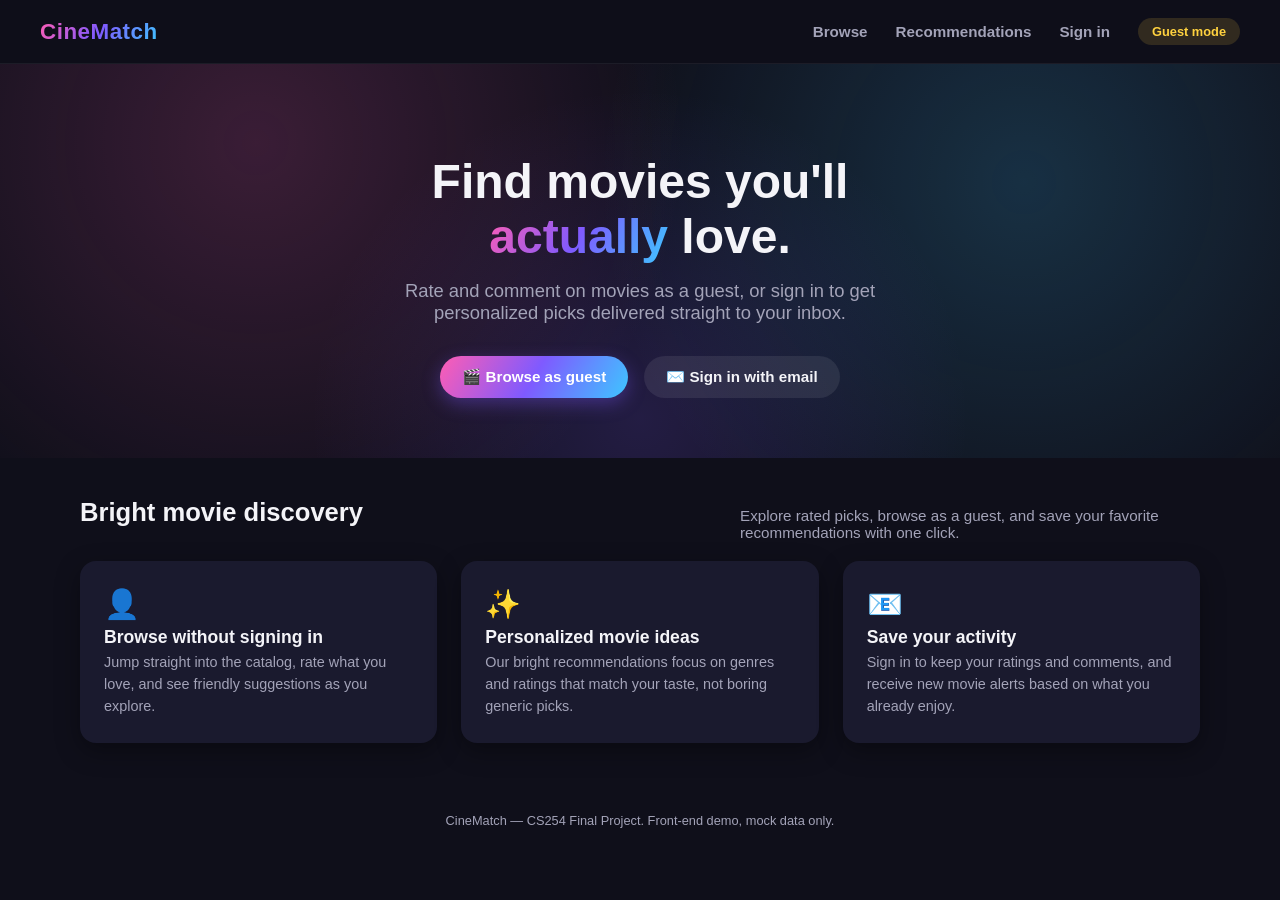
<file: movie-recommender-frontend/index.html>
<!DOCTYPE html>
<html lang="en">

<head>
  <meta charset="UTF-8" />
  <meta name="viewport" content="width=device-width, initial-scale=1.0" />
  <title>CineMatch — Discover your next favorite movie</title>
  <link rel="stylesheet" href="css/style.css" />
</head>

<body>
  <nav class="navbar" id="navbar"></nav>

  <section class="hero">
    <h1>Find movies you'll<br /><span>actually</span> love.</h1>
    <p>Rate and comment on movies as a guest, or sign in to get personalized picks delivered straight to your inbox.</p>
    <div class="cta-row">
      <a href="browse.html" class="btn btn-primary">🎬 Browse as guest</a>
      <a href="signin.html" class="btn btn-secondary">✉️ Sign in with email</a>
    </div>
  </section>

  <div class="page-container">
    <div class="section-header">
      <h2>Bright movie discovery</h2>
      <span class="subtitle">Explore rated picks, browse as a guest, and save your favorite recommendations with one
        click.</span>
    </div>
    <div class="feature-row">
      <article class="feature-card">
        <div class="emoji">👤</div>
        <h3>Browse without signing in</h3>
        <p>Jump straight into the catalog, rate what you love, and see friendly suggestions as you explore.</p>
      </article>
      <article class="feature-card">
        <div class="emoji">✨</div>
        <h3>Personalized movie ideas</h3>
        <p>Our bright recommendations focus on genres and ratings that match your taste, not boring generic picks.</p>
      </article>
      <article class="feature-card">
        <div class="emoji">📧</div>
        <h3>Save your activity</h3>
        <p>Sign in to keep your ratings and comments, and receive new movie alerts based on what you already enjoy.</p>
      </article>
    </div>
  </div>

  <footer>CineMatch — CS254 Final Project. Front-end demo, mock data only.</footer>

  <!-- Modal + toast markup (unused on this page but kept for consistency; harmless if not opened) -->
  <div class="modal-overlay" id="modalOverlay">
    <div class="modal">
      <button class="modal-close" id="modalCloseBtn">✕</button>
      <div class="modal-poster" id="modalPosterBg">
        <h3 id="modalTitle"></h3>
      </div>
      <div class="modal-body">
        <p id="modalMeta" style="color:var(--text-muted); font-size:0.85rem; margin-top:0;"></p>
        <div class="star-picker" id="starPicker"></div>
        <textarea class="comment-box" id="commentInput" placeholder="What did you think?"></textarea>
        <button class="btn btn-primary btn-small" id="commentSubmitBtn" style="margin-top:10px;">Post comment</button>
        <div class="comment-list" id="commentList"></div>
      </div>
    </div>
  </div>

  <div class="toast" id="toast">
    <div class="toast-title" id="toastTitle"></div>
    <div class="toast-body" id="toastBody"></div>
    <button class="btn btn-primary btn-small" id="toastAction" style="display:none;"></button>
  </div>

  <script src="js/mockData.js"></script>
  <script src="js/state.js"></script>
  <script src="js/api.js"></script>
  <script src="js/main.js"></script>
  <script>renderNavbar("home");</script>
</body>

</html>
</file>
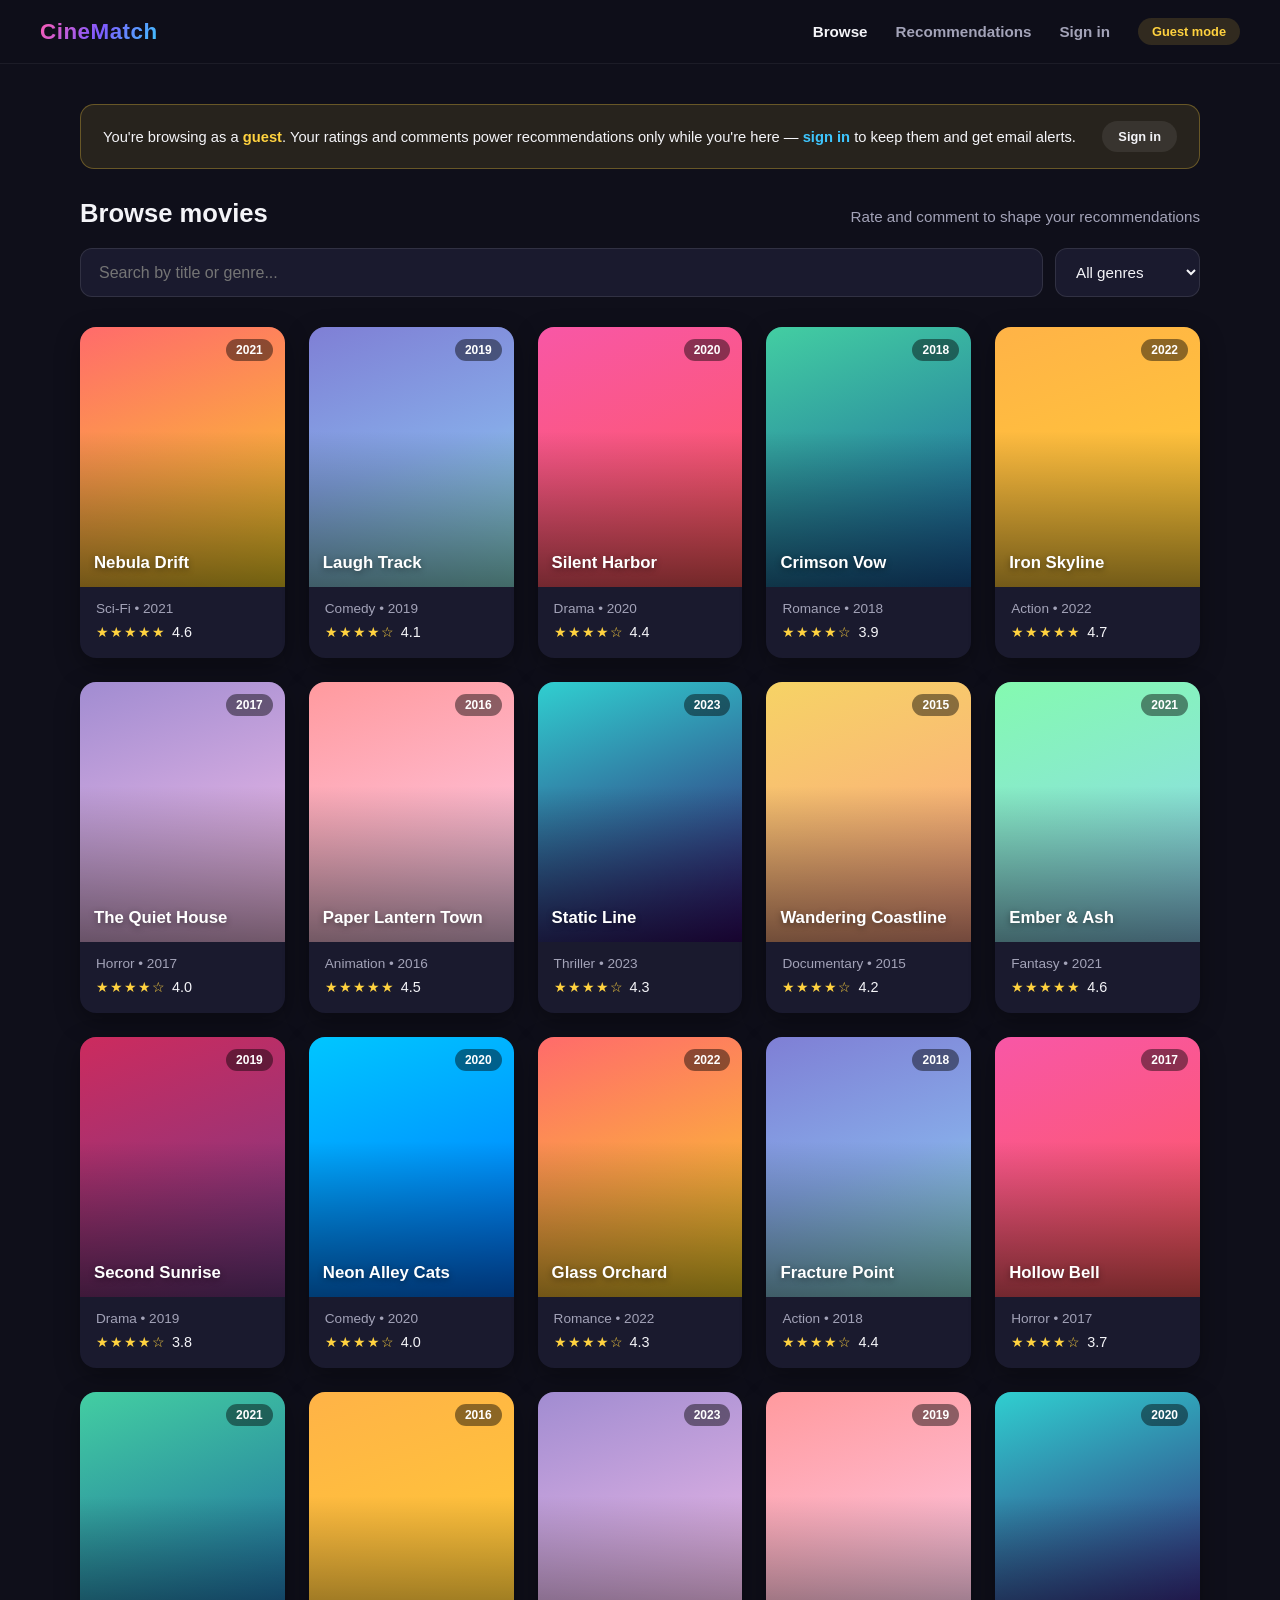
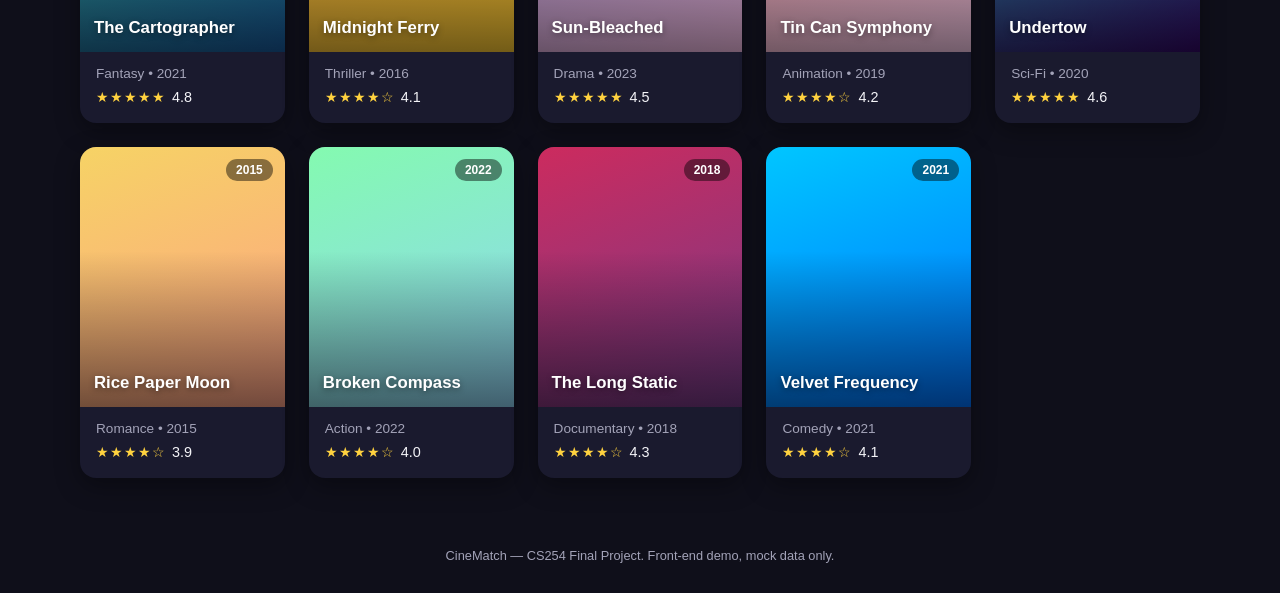
<file: movie-recommender-frontend/browse.html>
<!DOCTYPE html>
<html lang="en">

<head>
  <meta charset="UTF-8" />
  <meta name="viewport" content="width=device-width, initial-scale=1.0" />
  <title>Browse — CineMatch</title>
  <link rel="stylesheet" href="css/style.css" />
</head>

<body>
  <nav class="navbar" id="navbar"></nav>

  <div class="page-container">
    <div id="guestBannerSlot"></div>

    <div class="section-header">
      <h2>Browse movies</h2>
      <span class="subtitle">Rate and comment to shape your recommendations</span>
    </div>

    <div class="search-bar">
      <input type="text" id="searchInput" placeholder="Search by title or genre..." />
      <select class="genre-filter" id="genreFilter">
        <option value="">All genres</option>
      </select>
    </div>

    <div class="movie-grid" id="movieGrid"></div>
  </div>

  <footer>CineMatch — CS254 Final Project. Front-end demo, mock data only.</footer>

  <!-- Rate + comment modal -->
  <div class="modal-overlay" id="modalOverlay">
    <div class="modal">
      <button class="modal-close" id="modalCloseBtn">✕</button>
      <div class="modal-poster" id="modalPosterBg">
        <h3 id="modalTitle"></h3>
      </div>
      <div class="modal-body">
        <p id="modalMeta" style="color:var(--text-muted); font-size:0.85rem; margin-top:0;"></p>
        <div class="star-picker" id="starPicker"></div>
        <textarea class="comment-box" id="commentInput" placeholder="What did you think?"></textarea>
        <button class="btn btn-primary btn-small" id="commentSubmitBtn" style="margin-top:10px;">Post comment</button>
        <div class="comment-list" id="commentList"></div>
      </div>
    </div>
  </div>

  <div class="toast" id="toast">
    <div class="toast-title" id="toastTitle"></div>
    <div class="toast-body" id="toastBody"></div>
    <button class="btn btn-primary btn-small" id="toastAction" style="display:none;"></button>
  </div>

  <script src="js/mockData.js"></script>
  <script src="js/state.js"></script>
  <script src="js/api.js"></script>
  <script src="js/main.js"></script>
  <script>
    renderNavbar("browse");

    let _allMovies = [];

    function renderGuestBanner() {
      const slot = document.getElementById("guestBannerSlot");
      if (AppState.isSignedIn()) { slot.innerHTML = ""; return; }
      slot.innerHTML = `
        <div class="guest-banner">
          <p>You're browsing as a <strong>guest</strong>. Your ratings and comments power recommendations only while you're here — <a href="signin.html" style="color:var(--accent-blue); font-weight:700;">sign in</a> to keep them and get email alerts.</p>
          <a href="signin.html" class="btn btn-secondary btn-small">Sign in</a>
        </div>
      `;
    }

    function renderEnableNotifBannerIfRequested() {
      const params = new URLSearchParams(window.location.search);
      const slot = document.getElementById("guestBannerSlot");
      // only show when user is signed in and the flag is present
      if (!AppState.isSignedIn() || !params.get('showEnableNotif')) return;

      slot.innerHTML = `
        <div class="guest-banner" style="border-color:rgba(65,196,255,0.2);">
          <p>🔔 Want CineMatch to email you when new recommendations are ready?</p>
          <div style="display:flex; gap:12px; align-items:center;">
            <button id="enableNotifBtnBrowse" class="btn btn-primary btn-small">Enable email notifications</button>
            <button id="dismissNotifOffer" class="btn btn-secondary btn-small">No thanks</button>
          </div>
        </div>
      `;

      const enableBtn = document.getElementById('enableNotifBtnBrowse');
      const dismissBtn = document.getElementById('dismissNotifOffer');
      if (enableBtn) {
        enableBtn.addEventListener('click', async () => {
          await API.subscribeToNotifications();
          showToast('Notifications enabled', 'We will email you when new recommendations are ready.');
          slot.innerHTML = '';
        });
      }
      if (dismissBtn) {
        dismissBtn.addEventListener('click', () => { slot.innerHTML = ''; });
      }
    }

    function populateGenreFilter() {
      const select = document.getElementById("genreFilter");
      MOCK_GENRES.forEach(g => {
        const opt = document.createElement("option");
        opt.value = g;
        opt.textContent = g;
        select.appendChild(opt);
      });
    }

    function renderGrid(movies) {
      const grid = document.getElementById("movieGrid");
      if (movies.length === 0) {
        grid.innerHTML = `<div class="empty-state" style="grid-column:1/-1;"><div class="emoji">🔍</div>No movies match your search.</div>`;
        return;
      }
      grid.innerHTML = movies.map(m => movieCardHTML(m)).join("");
      wireMovieCardClicks(grid);
    }

    function applyFilters() {
      const query = document.getElementById("searchInput").value.trim().toLowerCase();
      const genre = document.getElementById("genreFilter").value;
      let results = _allMovies;
      if (query) {
        results = results.filter(m => m.title.toLowerCase().includes(query) || m.genre.toLowerCase().includes(query));
      }
      if (genre) {
        results = results.filter(m => m.genre === genre);
      }
      renderGrid(results);
    }

    async function init() {
      renderGuestBanner();
      renderEnableNotifBannerIfRequested();
      populateGenreFilter();
      _allMovies = await API.getAllMovies();
      renderGrid(_allMovies);

      document.getElementById("searchInput").addEventListener("input", applyFilters);
      document.getElementById("genreFilter").addEventListener("change", applyFilters);
    }

    init();
  </script>
</body>

</html>
</file>
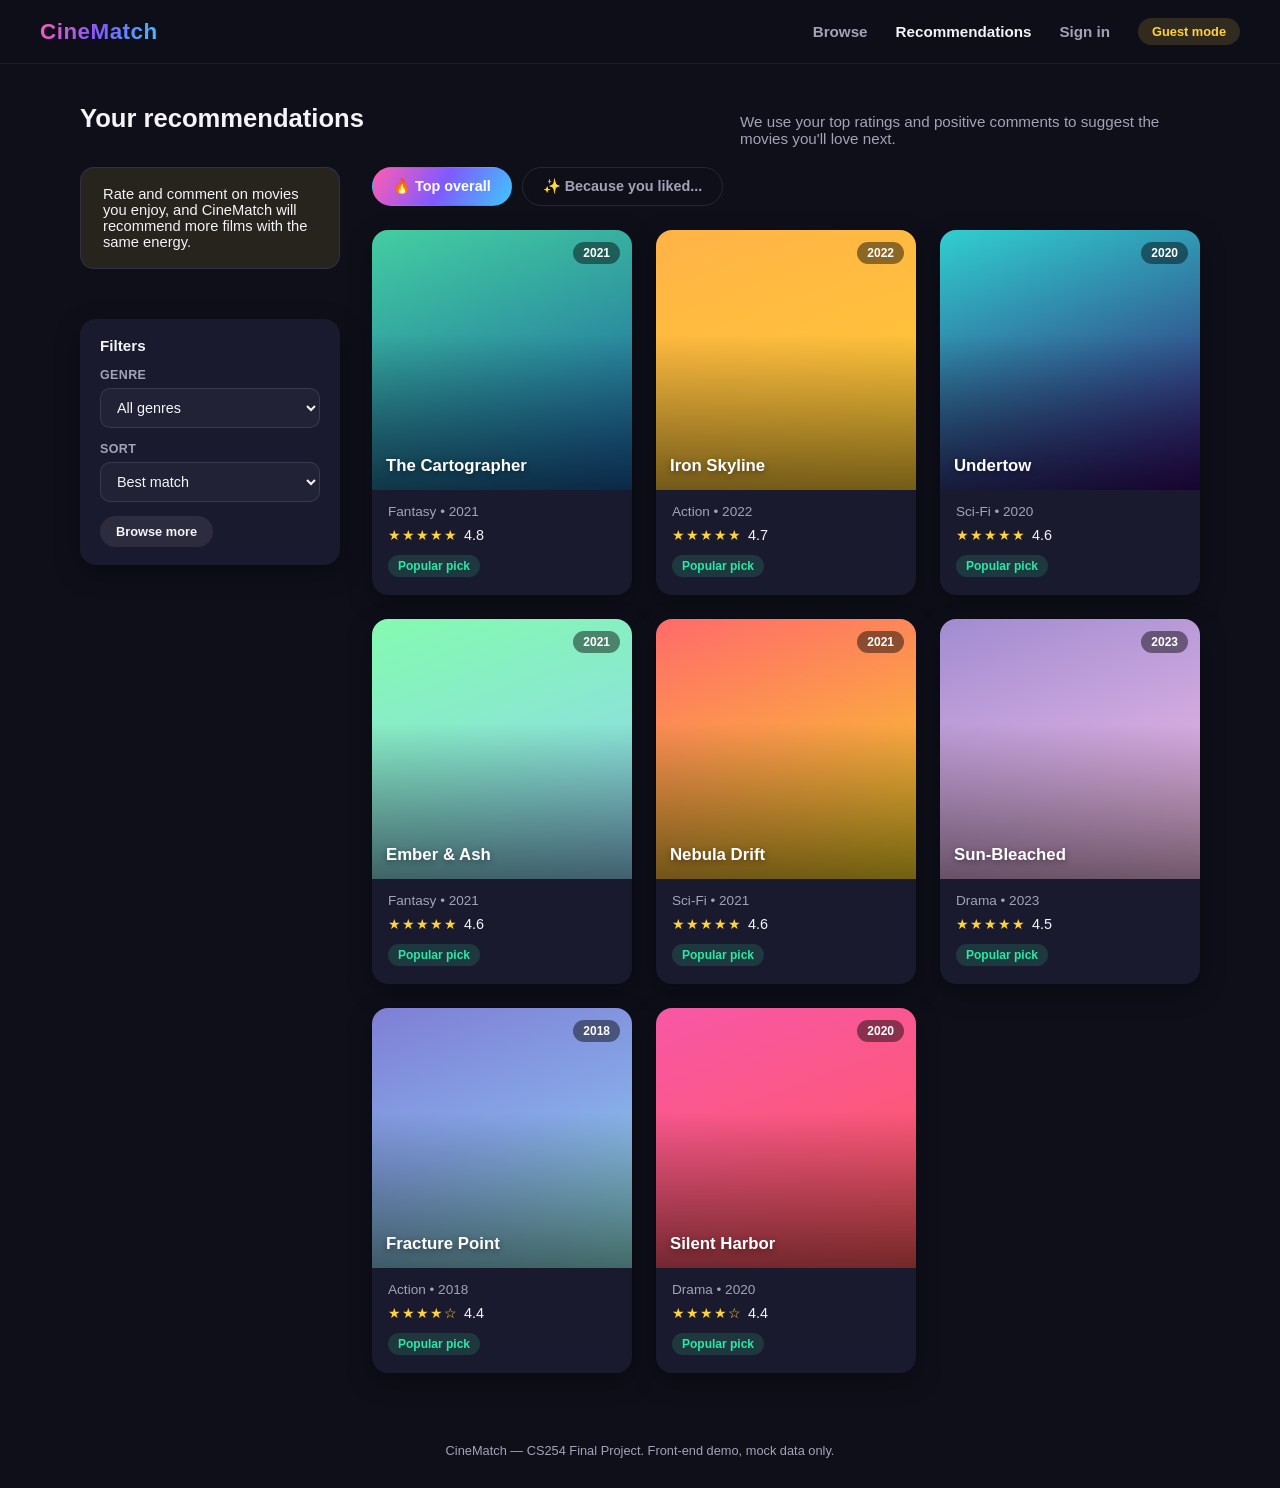
<file: movie-recommender-frontend/recommendations.html>
<!DOCTYPE html>
<html lang="en">

<head>
  <meta charset="UTF-8" />
  <meta name="viewport" content="width=device-width, initial-scale=1.0" />
  <title>Recommendations — CineMatch</title>
  <link rel="stylesheet" href="css/style.css" />
</head>

<body>
  <nav class="navbar" id="navbar"></nav>

  <div class="page-container">
    <div id="emailBannerSlot"></div>

    <div class="section-header">
      <h2>Your recommendations</h2>
      <span class="subtitle">We use your top ratings and positive comments to suggest the movies you'll love
        next.</span>
    </div>

    <div class="recs-layout">
      <aside class="recs-sidebar">
        <div id="likedSummary" class="liked-summary"></div>

        <div class="filter-card">
          <h4>Filters</h4>
          <div class="filter-group">
            <label for="genreSelect">Genre</label>
            <select id="genreSelect" class="genre-filter">
              <option value="">All genres</option>
            </select>
          </div>
          <div class="filter-group">
            <label for="sortSelect">Sort</label>
            <select id="sortSelect">
              <option value="best">Best match</option>
              <option value="new">Newest</option>
              <option value="popular">Most popular</option>
            </select>
          </div>
          <div style="margin-top:12px;">
            <a href="browse.html" class="btn btn-secondary btn-small">Browse more</a>
          </div>
        </div>
      </aside>

      <main class="recs-main">
        <div class="tab-row" role="tablist">
          <button class="tab-btn active" id="tabTop">🔥 Top overall</button>
          <button class="tab-btn" id="tabPersonal">✨ Because you liked...</button>
        </div>

        <div id="panelTop">
          <div class="movie-grid" id="topGrid"></div>
        </div>

        <div id="panelPersonal" style="display:none;">
          <div class="movie-grid" id="personalGrid"></div>
        </div>
      </main>
    </div>
  </div>

  <footer>CineMatch — CS254 Final Project. Front-end demo, mock data only.</footer>

  <!-- Rate + comment modal (so users can keep rating from here too) -->
  <div class="modal-overlay" id="modalOverlay">
    <div class="modal">
      <button class="modal-close" id="modalCloseBtn">✕</button>
      <div class="modal-poster" id="modalPosterBg">
        <h3 id="modalTitle"></h3>
      </div>
      <div class="modal-body">
        <p id="modalMeta" style="color:var(--text-muted); font-size:0.85rem; margin-top:0;"></p>
        <div class="star-picker" id="starPicker"></div>
        <textarea class="comment-box" id="commentInput" placeholder="What did you think?"></textarea>
        <button class="btn btn-primary btn-small" id="commentSubmitBtn" style="margin-top:10px;">Post comment</button>
        <div class="comment-list" id="commentList"></div>
      </div>
    </div>
  </div>

  <div class="toast" id="toast">
    <div class="toast-title" id="toastTitle"></div>
    <div class="toast-body" id="toastBody"></div>
    <button class="btn btn-primary btn-small" id="toastAction" style="display:none;"></button>
  </div>

  <script src="js/mockData.js"></script>
  <script src="js/state.js"></script>
  <script src="js/api.js"></script>
  <script src="js/main.js"></script>
  <script>
    renderNavbar("recs");

    // If the user arrived via the simulated "clicked the email" link,
    // show a small confirmation banner. A real backend would validate
    // a token in the URL instead of just checking a query param.
    function renderEmailBanner() {
      const params = new URLSearchParams(window.location.search);
      const slot = document.getElementById("emailBannerSlot");
      if (params.get("from") === "email") {
        slot.innerHTML = `
          <div class="guest-banner" style="background:rgba(62,198,255,0.1); border-color:rgba(62,198,255,0.3);">
            <p>📬 Welcome back! You followed the link from your CineMatch email — here's what's new based on your activity.</p>
          </div>
        `;
      } else {
        slot.innerHTML = "";
      }
    }

    function switchTab(which) {
      document.getElementById("tabTop").classList.toggle("active", which === "top");
      document.getElementById("tabPersonal").classList.toggle("active", which === "personal");
      document.getElementById("panelTop").style.display = which === "top" ? "block" : "none";
      document.getElementById("panelPersonal").style.display = which === "personal" ? "block" : "none";
    }

    function populateGenreSelect() {
      const sel = document.getElementById('genreSelect');
      if (!sel || typeof MOCK_GENRES === 'undefined') return;
      // Clear existing
      sel.innerHTML = '<option value="">All genres</option>' + MOCK_GENRES.map(g => `<option value="${g}">${g}</option>`).join('');
    }

    function applyRecsFilters(movies) {
      const sel = document.getElementById('genreSelect');
      const sort = document.getElementById('sortSelect');
      let out = movies.slice();
      if (sel && sel.value) out = out.filter(m => m.genre === sel.value);
      if (sort) {
        const v = sort.value;
        if (v === 'new') out.sort((a, b) => b.year - a.year);
        else if (v === 'popular') out.sort((a, b) => b.ratingsCount - a.ratingsCount);
        else out.sort((a, b) => b.avgRating - a.avgRating);
      }
      return out;
    }

    async function renderTopPicks() {
      const movies = await API.getTopRecommendations();
      const grid = document.getElementById("topGrid");
      const filtered = applyRecsFilters(movies);
      grid.innerHTML = filtered.map(m => movieCardHTML(m, { showMatch: true, matchLabel: "Popular pick" })).join("");
      wireMovieCardClicks(grid);
    }

    function renderLikedSummary() {
      const container = document.getElementById("likedSummary");
      const likedMovies = AppState.getLikedMovies();
      if (likedMovies.length === 0) {
        container.innerHTML = `
          <div class="guest-banner" style="padding:18px 22px; border-color: rgba(85,99,255,0.2);">
            <p>Rate and comment on movies you enjoy, and CineMatch will recommend more films with the same energy.</p>
          </div>
        `;
        return;
      }

      container.innerHTML = `
        <div class="liked-summary-card">
          <div>
            <strong>Your recent likes</strong>
            <p>Based on your high ratings and positive comments.</p>
          </div>
          <div class="liked-tags">
            ${likedMovies.slice(0, 6).map(item => `<span class="tag">${item.movie.title}</span>`).join("")}
          </div>
        </div>
      `;
    }

    async function renderPersonalPicks() {
      const grid = document.getElementById("personalGrid");

      if (!AppState.hasAnyActivity()) {
        grid.innerHTML = `
          <div class="empty-state" style="grid-column:1/-1;">
            <div class="emoji">🎬</div>
            <p>You haven't rated or commented on anything yet.</p>
            <a href="browse.html" class="btn btn-primary btn-small" style="margin-top:10px;">Browse and rate a few movies</a>
          </div>
        `;
        return;
      }

      let movies = await API.getPersonalizedRecommendations();
      movies = applyRecsFilters(movies);
      if (movies.length === 0) {
        grid.innerHTML = `
          <div class="empty-state" style="grid-column:1/-1;">
            <div class="emoji">🤔</div>
            <p>Rate a couple more movies 4★ or higher and we'll find matches in those genres.</p>
            <a href="browse.html" class="btn btn-primary btn-small" style="margin-top:10px;">Keep browsing</a>
          </div>
        `;
        return;
      }

      grid.innerHTML = movies.map(m => movieCardHTML(m, { showMatch: true, matchLabel: `Because you liked ${m.genre}` })).join("");
      wireMovieCardClicks(grid);
    }

    async function init() {
      renderEmailBanner();
      renderLikedSummary();
      await renderTopPicks();
      await renderPersonalPicks();

      document.getElementById("tabTop").addEventListener("click", () => switchTab("top"));
      document.getElementById("tabPersonal").addEventListener("click", () => switchTab("personal"));

      // populate genre filter and wire sidebar controls
      populateGenreSelect();
      const genreSel = document.getElementById('genreSelect');
      const sortSel = document.getElementById('sortSelect');
      if (genreSel) genreSel.addEventListener('change', async () => { await renderTopPicks(); await renderPersonalPicks(); });
      if (sortSel) sortSel.addEventListener('change', async () => { await renderTopPicks(); await renderPersonalPicks(); });

      // If arriving from the simulated email, jump straight to the
      // personalized tab since that's what the notification was about.
      const params = new URLSearchParams(window.location.search);
      if (params.get("from") === "email") switchTab("personal");
    }

    init();
  </script>
</body>

</html>
</file>
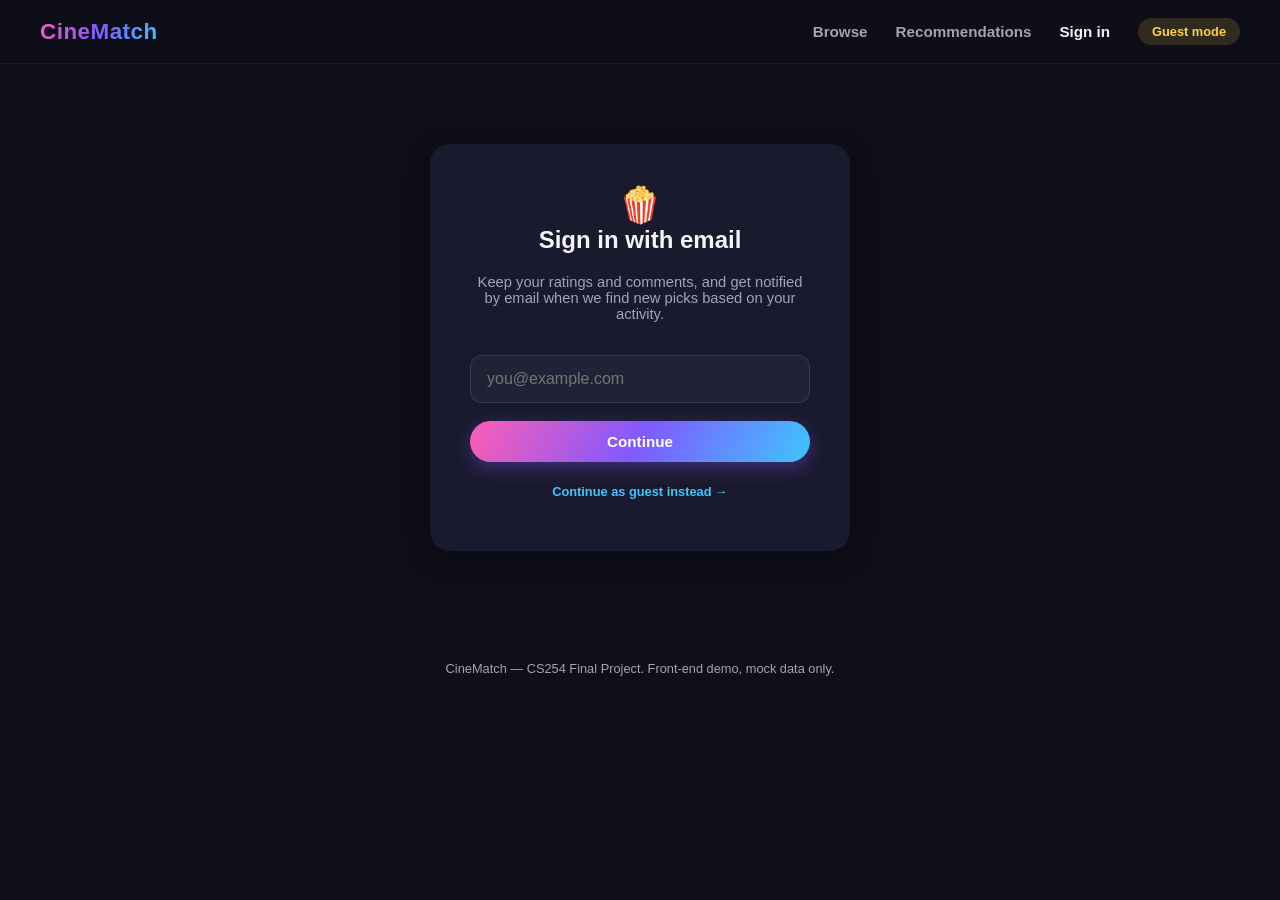
<file: movie-recommender-frontend/signin.html>
<!DOCTYPE html>
<html lang="en">

<head>
  <meta charset="UTF-8" />
  <meta name="viewport" content="width=device-width, initial-scale=1.0" />
  <title>Sign in — CineMatch</title>
  <link rel="stylesheet" href="css/style.css" />
</head>

<body>
  <nav class="navbar" id="navbar"></nav>

  <div class="auth-wrapper">
    <div style="font-size:2.2rem;">🍿</div>
    <h2>Sign in with email</h2>
    <p>Keep your ratings and comments, and get notified by email when we find new picks based on your activity.</p>

    <form id="signinForm">
      <input type="email" id="emailInput" class="auth-input" placeholder="you@example.com" required />
      <button type="submit" class="btn btn-primary" style="width:100%; justify-content:center;">Continue</button>
    </form>

    <p style="margin-top:22px; font-size:0.8rem;">
      <a href="browse.html" style="color:var(--accent-blue); font-weight:600;">Continue as guest instead →</a>
    </p>

    <div id="postSigninPanel"
      style="display:none; margin-top:10px; text-align:left; background:rgba(255,255,255,0.04); padding:16px; border-radius:12px;">
      <p style="margin:0 0 10px; font-size:0.85rem; color:var(--text-main);">✅ Signed in! Want CineMatch to email you
        when new recommendations are ready based on your activity?</p>
      <button class="btn btn-secondary btn-small" id="enableNotifBtn">🔔 Enable email notifications</button>
    </div>
  </div>

  <footer>CineMatch — CS254 Final Project. Front-end demo, mock data only.</footer>

  <div class="toast" id="toast">
    <div class="toast-title" id="toastTitle"></div>
    <div class="toast-body" id="toastBody"></div>
    <button class="btn btn-primary btn-small" id="toastAction" style="display:none;"></button>
  </div>

  <script src="js/mockData.js"></script>
  <script src="js/state.js"></script>
  <script src="js/api.js"></script>
  <script src="js/main.js"></script>
  <script>
    renderNavbar("signin");

    document.getElementById("signinForm").addEventListener("submit", async (e) => {
      e.preventDefault();
      const email = document.getElementById("emailInput").value.trim();
      if (!email) return;
      await API.signInWithEmail(email);
      // After signing in, redirect the user to the browse page
      // include a query flag so browse can optionally offer email notifications
      window.location.href = "browse.html?showEnableNotif=1";
    });

    document.getElementById("enableNotifBtn").addEventListener("click", async () => {
      await API.subscribeToNotifications();
      document.getElementById("postSigninPanel").innerHTML = `<p style="margin:0; font-size:0.85rem;">🔔 Notifications enabled. Go rate a few movies, then check back — we'll simulate an email alert on the recommendations page.</p>`;

      // Simulate the "backend sends an email, user clicks it, lands back
      // on the site" flow with a toast + redirect after a short delay.
      setTimeout(() => {
        showToast(
          "📧 New email from CineMatch",
          "\"We found picks based on your activity!\" Click to open.",
          { actionLabel: "Open recommendations", actionHref: "recommendations.html?from=email" }
        );
      }, 1500);
    });
  </script>
</body>

</html>
</file>
<file: movie-recommender-frontend/css/style.css>
/* ============================================================
   style.css - shared styling for the whole front end
   Colorful, card-based, rounded, gradient-driven design.
   ============================================================ */

:root {
  --bg: #0f0f1a;
  --bg-card: #1a1a2e;
  --bg-card-hover: #22223a;
  --text-main: #f4f4f8;
  --text-muted: #a3a3b8;
  --accent-pink: #ff5db3;
  --accent-purple: #7f5aff;
  --accent-blue: #3ec6ff;
  --accent-yellow: #ffd23f;
  --accent-green: #2fe6a3;
  --radius: 16px;
  --shadow: 0 8px 24px rgba(0,0,0,0.35);
  --gradient-brand: linear-gradient(120deg, var(--accent-pink), var(--accent-purple), var(--accent-blue));
}

* { box-sizing: border-box; }

body {
  margin: 0;
  font-family: "Segoe UI", "Helvetica Neue", Arial, sans-serif;
  background: var(--bg);
  color: var(--text-main);
  min-height: 100vh;
}

a { color: inherit; text-decoration: none; }

/* ---------- Top nav ---------- */
.navbar {
  display: flex;
  align-items: center;
  justify-content: space-between;
  padding: 18px 40px;
  background: rgba(15,15,26,0.85);
  backdrop-filter: blur(10px);
  position: sticky;
  top: 0;
  z-index: 100;
  border-bottom: 1px solid rgba(255,255,255,0.06);
}

.navbar .brand {
  font-size: 1.4rem;
  font-weight: 800;
  background: var(--gradient-brand);
  -webkit-background-clip: text;
  background-clip: text;
  color: transparent;
  letter-spacing: 0.5px;
}

.navbar .nav-links {
  display: flex;
  gap: 28px;
  align-items: center;
}

.navbar .nav-links a {
  color: var(--text-muted);
  font-weight: 600;
  font-size: 0.95rem;
  transition: color 0.2s;
}
.navbar .nav-links a:hover,
.navbar .nav-links a.active {
  color: var(--text-main);
}

.navbar .status-pill {
  padding: 6px 14px;
  border-radius: 999px;
  font-size: 0.8rem;
  font-weight: 700;
  background: rgba(255,255,255,0.08);
  color: var(--text-muted);
}
.navbar .status-pill.guest { background: rgba(255,210,63,0.15); color: var(--accent-yellow); }
.navbar .status-pill.signed-in { background: rgba(47,230,163,0.15); color: var(--accent-green); }

/* ---------- Buttons ---------- */
.btn {
  display: inline-flex;
  align-items: center;
  gap: 8px;
  padding: 12px 22px;
  border-radius: 999px;
  border: none;
  font-weight: 700;
  font-size: 0.95rem;
  cursor: pointer;
  transition: transform 0.15s ease, box-shadow 0.15s ease;
}
.btn:hover { transform: translateY(-2px); }
.btn:active { transform: translateY(0); }

.btn-primary {
  background: var(--gradient-brand);
  color: white;
  box-shadow: 0 6px 18px rgba(127,90,255,0.35);
}
.btn-secondary {
  background: rgba(255,255,255,0.08);
  color: var(--text-main);
}
.btn-secondary:hover { background: rgba(255,255,255,0.14); }

.btn-small {
  padding: 8px 16px;
  font-size: 0.8rem;
}

.btn:disabled {
  opacity: 0.4;
  cursor: not-allowed;
  transform: none !important;
}

/* ---------- Hero ---------- */
.hero {
  padding: 90px 40px 60px;
  text-align: center;
  background:
    radial-gradient(circle at 20% 20%, rgba(255,93,179,0.18), transparent 40%),
    radial-gradient(circle at 80% 30%, rgba(62,198,255,0.18), transparent 40%),
    radial-gradient(circle at 50% 90%, rgba(127,90,255,0.18), transparent 45%);
}
.hero h1 {
  font-size: 3rem;
  margin: 0 0 16px;
  line-height: 1.15;
}
.hero h1 span {
  background: var(--gradient-brand);
  -webkit-background-clip: text;
  background-clip: text;
  color: transparent;
}
.hero p {
  color: var(--text-muted);
  font-size: 1.15rem;
  max-width: 560px;
  margin: 0 auto 32px;
}
.hero .cta-row {
  display: flex;
  gap: 16px;
  justify-content: center;
  flex-wrap: wrap;
}

/* ---------- Sections / containers ---------- */
.page-container {
  max-width: 1200px;
  margin: 0 auto;
  padding: 40px;
}

.section-header {
  display: flex;
  align-items: baseline;
  justify-content: space-between;
  margin-bottom: 20px;
  flex-wrap: wrap;
  gap: 10px;
}
.section-header h2 {
  font-size: 1.6rem;
  margin: 0;
}
.section-header .subtitle {
  color: var(--text-muted);
  font-size: 0.95rem;
  max-width: 460px;
}

/* ---------- Landing page feature cards ---------- */
.feature-row {
  display: grid;
  grid-template-columns: repeat(auto-fit, minmax(240px, 1fr));
  gap: 24px;
}
.feature-card {
  background: var(--bg-card);
  border-radius: var(--radius);
  box-shadow: var(--shadow);
  padding: 26px 24px;
}
.feature-card .emoji {
  font-size: 1.8rem;
  margin-bottom: 6px;
}
.feature-card h3 {
  margin: 4px 0;
  font-size: 1.1rem;
}
.feature-card p {
  color: var(--text-muted);
  font-size: 0.9rem;
  margin: 0;
  line-height: 1.5;
}

/* ---------- Search bar ---------- */
.search-bar {
  display: flex;
  gap: 12px;
  margin-bottom: 30px;
  flex-wrap: wrap;
}
.search-bar input[type="text"] {
  flex: 1;
  min-width: 220px;
  padding: 14px 18px;
  border-radius: 12px;
  border: 1px solid rgba(255,255,255,0.1);
  background: var(--bg-card);
  color: var(--text-main);
  font-size: 1rem;
}
.search-bar input[type="text"]:focus {
  outline: none;
  border-color: var(--accent-purple);
}
.genre-filter {
  padding: 14px 16px;
  border-radius: 12px;
  border: 1px solid rgba(255,255,255,0.1);
  background: var(--bg-card);
  color: var(--text-main);
  font-size: 0.95rem;
}

/* ---------- Movie grid + card ---------- */
.movie-grid {
  display: grid;
  grid-template-columns: repeat(auto-fill, minmax(200px, 1fr));
  gap: 24px;
}

.movie-card {
  background: var(--bg-card);
  border-radius: var(--radius);
  overflow: hidden;
  box-shadow: var(--shadow);
  transition: transform 0.2s ease, box-shadow 0.2s ease;
  cursor: pointer;
  display: flex;
  flex-direction: column;
}
.movie-card:hover {
  transform: translateY(-6px);
  box-shadow: 0 14px 30px rgba(0,0,0,0.5);
}

.movie-poster {
  height: 260px;
  width: 100%;
  display: flex;
  align-items: flex-end;
  padding: 14px;
  position: relative;
  color: white;
}
.movie-poster::after {
  content: "";
  position: absolute;
  inset: 0;
  background: linear-gradient(to top, rgba(0,0,0,0.55), transparent 60%);
}
.movie-poster .poster-title {
  position: relative;
  z-index: 1;
  font-weight: 800;
  font-size: 1.05rem;
  line-height: 1.2;
  text-shadow: 0 2px 6px rgba(0,0,0,0.4);
}
.movie-poster .poster-badge {
  position: absolute;
  top: 12px;
  right: 12px;
  background: rgba(0,0,0,0.45);
  padding: 4px 10px;
  border-radius: 999px;
  font-size: 0.75rem;
  font-weight: 700;
  z-index: 1;
}

.movie-info {
  padding: 14px 16px 18px;
  display: flex;
  flex-direction: column;
  gap: 8px;
  flex: 1;
}
.movie-info .genre-year {
  color: var(--text-muted);
  font-size: 0.85rem;
}
.movie-info .rating-row {
  display: flex;
  align-items: center;
  gap: 6px;
  font-size: 0.9rem;
}
.movie-info .stars {
  color: var(--accent-yellow);
  letter-spacing: 1px;
}

/* ---------- Match score pill (for recommendations) ---------- */
.match-pill {
  display: inline-block;
  margin-top: 4px;
  padding: 4px 10px;
  border-radius: 999px;
  font-size: 0.75rem;
  font-weight: 700;
  background: rgba(47,230,163,0.15);
  color: var(--accent-green);
  align-self: flex-start;
}

/* ---------- Modal (movie detail: rate + comment) ---------- */
.modal-overlay {
  position: fixed;
  inset: 0;
  background: rgba(0,0,0,0.6);
  display: none;
  align-items: center;
  justify-content: center;
  z-index: 200;
  padding: 20px;
}
.modal-overlay.open { display: flex; }

.modal {
  background: var(--bg-card);
  border-radius: 20px;
  max-width: 520px;
  width: 100%;
  max-height: 88vh;
  overflow-y: auto;
  box-shadow: 0 20px 60px rgba(0,0,0,0.5);
  position: relative;
}
.modal-poster {
  height: 180px;
  display: flex;
  align-items: flex-end;
  padding: 20px;
  position: relative;
  border-radius: 20px 20px 0 0;
}
.modal-poster::after {
  content: "";
  position: absolute;
  inset: 0;
  border-radius: 20px 20px 0 0;
  background: linear-gradient(to top, rgba(0,0,0,0.6), transparent 60%);
}
.modal-poster h3 {
  position: relative;
  z-index: 1;
  margin: 0;
  font-size: 1.5rem;
  text-shadow: 0 2px 6px rgba(0,0,0,0.4);
}
.modal-body { padding: 22px 24px 26px; }

.modal-close {
  position: absolute;
  top: 14px;
  right: 14px;
  z-index: 2;
  background: rgba(0,0,0,0.4);
  border: none;
  color: white;
  width: 32px;
  height: 32px;
  border-radius: 50%;
  cursor: pointer;
  font-size: 1rem;
}

.star-picker {
  display: flex;
  gap: 6px;
  font-size: 1.8rem;
  margin: 10px 0 20px;
  cursor: pointer;
}
.star-picker .star {
  color: rgba(255,255,255,0.2);
  transition: color 0.15s, transform 0.1s;
}
.star-picker .star.filled { color: var(--accent-yellow); }
.star-picker .star:hover { transform: scale(1.15); }

.comment-box {
  width: 100%;
  min-height: 70px;
  border-radius: 12px;
  border: 1px solid rgba(255,255,255,0.1);
  background: rgba(255,255,255,0.04);
  color: var(--text-main);
  padding: 12px 14px;
  font-family: inherit;
  font-size: 0.95rem;
  resize: vertical;
}
.comment-box:focus { outline: none; border-color: var(--accent-purple); }

.comment-list {
  margin-top: 16px;
  display: flex;
  flex-direction: column;
  gap: 10px;
  max-height: 160px;
  overflow-y: auto;
}
.comment-item {
  background: rgba(255,255,255,0.04);
  padding: 10px 12px;
  border-radius: 10px;
  font-size: 0.88rem;
}
.comment-item .comment-user {
  font-weight: 700;
  color: var(--accent-blue);
  margin-right: 6px;
}

/* ---------- Guest banner ---------- */
.guest-banner {
  display: flex;
  align-items: center;
  justify-content: space-between;
  gap: 16px;
  flex-wrap: wrap;
  background: rgba(255,210,63,0.1);
  border: 1px solid rgba(255,210,63,0.3);
  padding: 16px 22px;
  border-radius: 14px;
  margin-bottom: 30px;
}
.guest-banner p { margin: 0; color: var(--text-main); font-size: 0.92rem; }
.guest-banner strong { color: var(--accent-yellow); }

/* ---------- Empty state ---------- */
.empty-state {
  text-align: center;
  padding: 60px 20px;
  color: var(--text-muted);
}
.empty-state .emoji { font-size: 2.4rem; margin-bottom: 12px; }

/* ---------- Sign-in page ---------- */
.auth-wrapper {
  max-width: 420px;
  margin: 80px auto;
  padding: 40px;
  background: var(--bg-card);
  border-radius: 20px;
  box-shadow: var(--shadow);
  text-align: center;
}
.auth-wrapper h2 { margin-top: 0; }
.auth-wrapper p { color: var(--text-muted); font-size: 0.92rem; }

/* .auth-input: explicit class used on the sign-in email field (in
   addition to the input[type=email] selector below, kept so any input
   marked with this class anywhere gets consistent styling even if its
   type attribute changes). */
.auth-wrapper input[type="email"],
.auth-input {
  width: 100%;
  padding: 14px 16px;
  border-radius: 12px;
  border: 1px solid rgba(255,255,255,0.1);
  background: rgba(255,255,255,0.04);
  color: var(--text-main);
  font-size: 1rem;
  margin: 18px 0;
  font-family: inherit;
}
.auth-wrapper input[type="email"]:focus,
.auth-input:focus {
  outline: none;
  border-color: var(--accent-purple);
}

/* ---------- Toast (simulated email notification) ---------- */
.toast {
  position: fixed;
  bottom: 24px;
  right: 24px;
  background: var(--bg-card);
  border: 1px solid rgba(255,255,255,0.1);
  border-left: 4px solid var(--accent-blue);
  padding: 16px 20px;
  border-radius: 14px;
  box-shadow: var(--shadow);
  max-width: 320px;
  z-index: 300;
  transform: translateY(20px);
  opacity: 0;
  pointer-events: none;
  transition: all 0.3s ease;
}
.toast.show { transform: translateY(0); opacity: 1; pointer-events: auto; }
.toast .toast-title { font-weight: 800; margin-bottom: 4px; display: flex; align-items: center; gap: 6px; }
.toast .toast-body { color: var(--text-muted); font-size: 0.85rem; margin-bottom: 10px; }

/* ---------- Tabs (recommendations page) ---------- */
.tab-row {
  display: flex;
  gap: 10px;
  margin-bottom: 24px;
}
.tab-btn {
  padding: 10px 20px;
  border-radius: 999px;
  border: 1px solid rgba(255,255,255,0.1);
  background: transparent;
  color: var(--text-muted);
  font-weight: 700;
  cursor: pointer;
  font-size: 0.9rem;
}
.tab-btn.active {
  background: var(--gradient-brand);
  color: white;
  border-color: transparent;
}

/* ---------- Recommendations page layout (sidebar + main) ---------- */
.recs-layout {
  display: grid;
  grid-template-columns: 260px 1fr;
  gap: 32px;
  align-items: start;
}
.recs-sidebar {
  display: flex;
  flex-direction: column;
  gap: 20px;
  position: sticky;
  top: 90px;
}
.recs-main { min-width: 0; }

/* "Your recent likes" summary card */
.liked-summary { display: flex; flex-direction: column; gap: 12px; }
.liked-summary-card {
  background: var(--bg-card);
  border-radius: var(--radius);
  padding: 18px 20px;
  box-shadow: var(--shadow);
}
.liked-summary-card strong {
  font-size: 0.95rem;
}
.liked-summary-card p {
  color: var(--text-muted);
  font-size: 0.82rem;
  margin: 4px 0 12px;
}
.liked-tags {
  display: flex;
  flex-wrap: wrap;
  gap: 8px;
}
.tag {
  background: rgba(127,90,255,0.15);
  color: var(--accent-purple);
  padding: 5px 12px;
  border-radius: 999px;
  font-size: 0.78rem;
  font-weight: 700;
}

/* Filter card in sidebar */
.filter-card {
  background: var(--bg-card);
  border-radius: var(--radius);
  padding: 18px 20px;
  box-shadow: var(--shadow);
}
.filter-card h4 {
  margin: 0 0 14px;
  font-size: 0.95rem;
}
.filter-group {
  display: flex;
  flex-direction: column;
  gap: 6px;
  margin-bottom: 14px;
}
.filter-group:last-of-type { margin-bottom: 0; }
.filter-group label {
  font-size: 0.78rem;
  color: var(--text-muted);
  font-weight: 700;
  text-transform: uppercase;
  letter-spacing: 0.4px;
}
.filter-group select {
  padding: 10px 12px;
  border-radius: 10px;
  border: 1px solid rgba(255,255,255,0.1);
  background: rgba(255,255,255,0.04);
  color: var(--text-main);
  font-size: 0.9rem;
}
.filter-group select:focus { outline: none; border-color: var(--accent-purple); }

footer {
  text-align: center;
  padding: 30px;
  color: var(--text-muted);
  font-size: 0.8rem;
}

@media (max-width: 900px) {
  .recs-layout {
    grid-template-columns: 1fr;
  }
  .recs-sidebar {
    position: static;
  }
}

@media (max-width: 640px) {
  .hero h1 { font-size: 2.1rem; }
  .navbar { padding: 14px 18px; }
  .navbar .nav-links { gap: 14px; }
  .page-container { padding: 24px 18px; }
}
</file>
